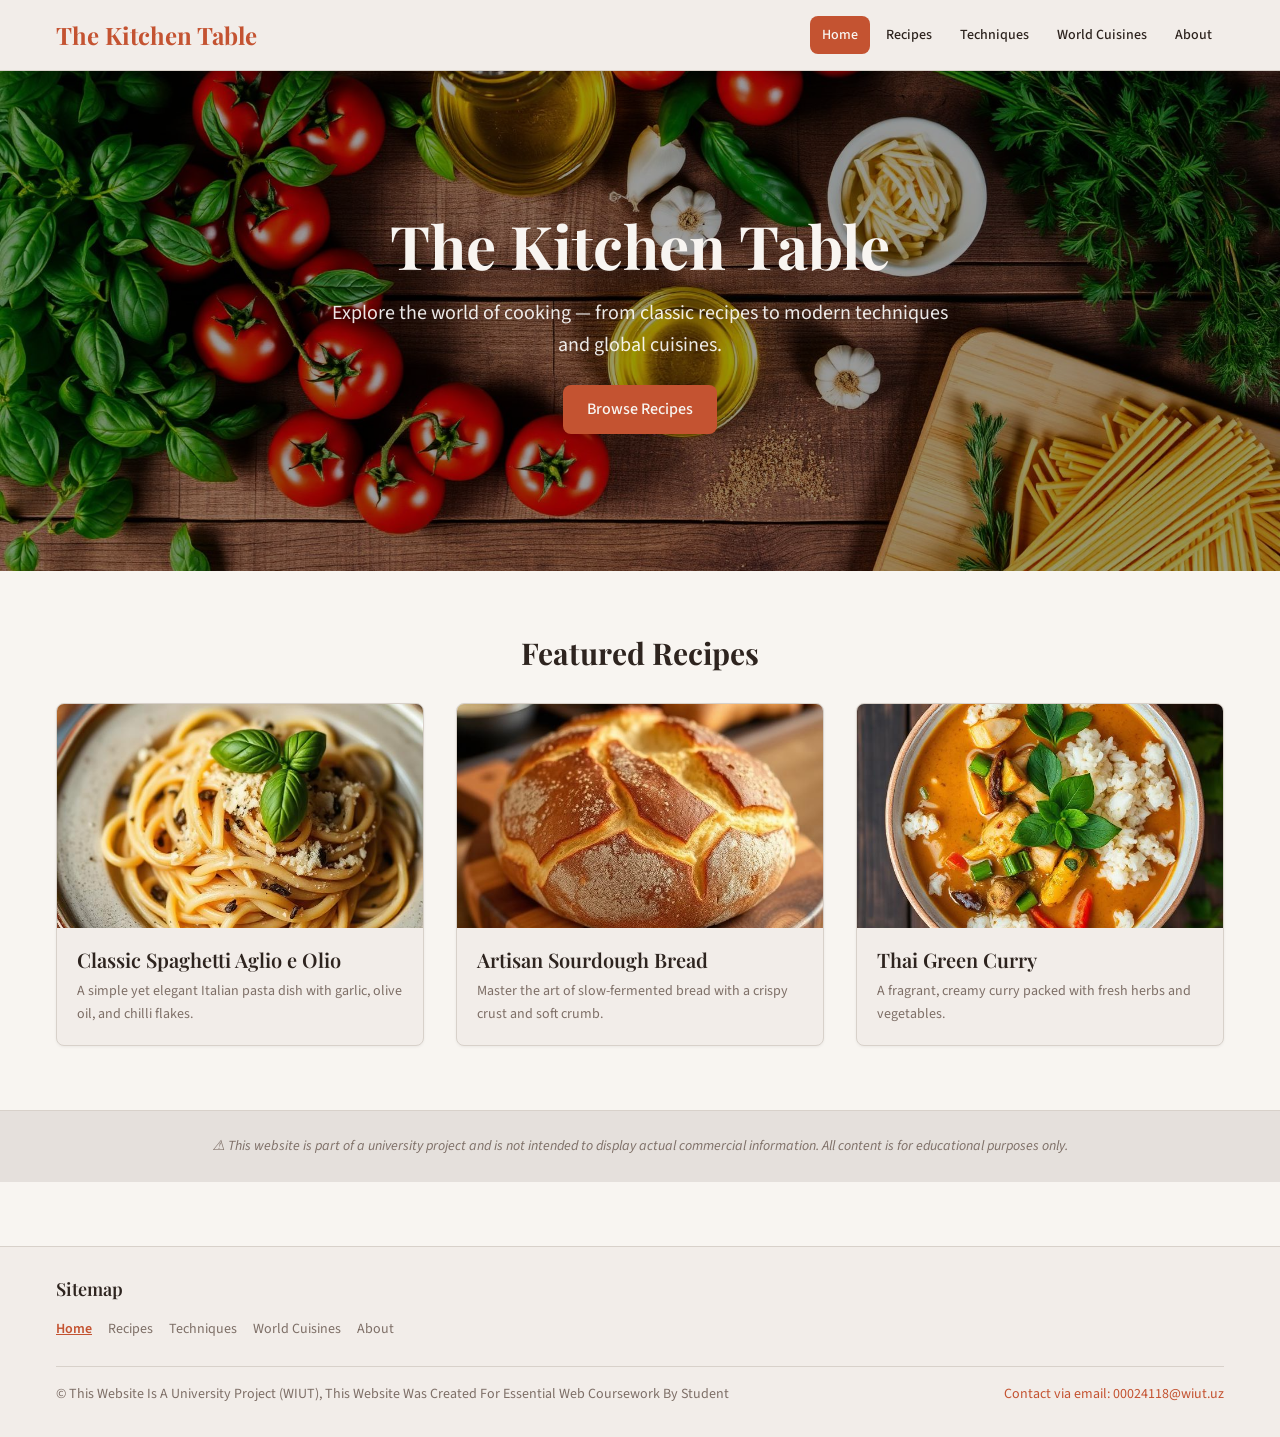
<file: index.html>
<!DOCTYPE html>
<html lang="en">
<head>
  <meta charset="UTF-8">
  <meta name="viewport" content="width=device-width, initial-scale=1.0">
  <meta name="description" content="The Kitchen Table — Discover delicious recipes, cooking techniques, and world cuisines.">
  <title>Home — The Kitchen Table</title>
  <link rel="stylesheet" href="styles.css">
</head>
<body>
  <div class="page-wrapper">

    <!-- Header -->
    <header class="site-header" role="banner">
      <nav class="site-header__inner container" aria-label="Main navigation">
        <a href="index.html" class="site-header__logo">The Kitchen Table</a>
        <ul class="nav-list">
          <li><a href="index.html" class="active" aria-current="page">Home</a></li>
          <li><a href="recipes.html">Recipes</a></li>
          <li><a href="techniques.html">Techniques</a></li>
          <li><a href="world-cuisines.html">World Cuisines</a></li>
          <li><a href="about.html">About</a></li>
        </ul>
      </nav>
    </header>

    <!-- Main Content -->
    <main class="main-content" role="main">

      <!-- Hero Section -->
      <section class="hero" aria-label="Hero">
        <img src="images/hero-cooking.jpg" alt="Fresh ingredients on a rustic kitchen table including tomatoes, basil, olive oil, and pasta" width="1920" height="800">
        <div class="hero__overlay">
          <div class="hero__text">
            <h1>The Kitchen Table</h1>
            <p>Explore the world of cooking — from classic recipes to modern techniques and global cuisines.</p>
            <a href="recipes.html" class="btn-primary">Browse Recipes</a>
          </div>
        </div>
      </section>

      <!-- Featured Recipes -->
      <section class="container py-16" aria-label="Featured recipes">
        <h2 class="section-title">Featured Recipes</h2>
        <div class="cards-grid">

          <article class="card">
            <img src="images/recipe-pasta.jpg" alt="Classic Spaghetti Aglio e Olio" loading="lazy" width="640" height="640">
            <div class="card__body">
              <h3>Classic Spaghetti Aglio e Olio</h3>
              <p>A simple yet elegant Italian pasta dish with garlic, olive oil, and chilli flakes.</p>
            </div>
          </article>

          <article class="card">
            <img src="images/recipe-bread.jpg" alt="Artisan Sourdough Bread" loading="lazy" width="640" height="640">
            <div class="card__body">
              <h3>Artisan Sourdough Bread</h3>
              <p>Master the art of slow-fermented bread with a crispy crust and soft crumb.</p>
            </div>
          </article>

          <article class="card">
            <img src="images/recipe-curry.jpg" alt="Thai Green Curry" loading="lazy" width="640" height="640">
            <div class="card__body">
              <h3>Thai Green Curry</h3>
              <p>A fragrant, creamy curry packed with fresh herbs and vegetables.</p>
            </div>
          </article>

        </div>
      </section>

      <!-- University Disclaimer -->
      <section class="disclaimer" aria-label="Disclaimer">
        <div class="container">
          <p>⚠️ This website is part of a university project and is not intended to display actual commercial information. All content is for educational purposes only.</p>
        </div>
      </section>

    </main>

    <!-- Footer -->
    <footer class="site-footer" role="contentinfo">
      <div class="site-footer__inner container">
        <nav aria-label="Sitemap">
          <h2 class="sitemap-title">Sitemap</h2>
          <ul class="sitemap-list">
            <li><a href="index.html" class="active" aria-current="page">Home</a></li>
            <li><a href="recipes.html">Recipes</a></li>
            <li><a href="techniques.html">Techniques</a></li>
            <li><a href="world-cuisines.html">World Cuisines</a></li>
            <li><a href="about.html">About</a></li>
          </ul>
        </nav>
        <div class="footer-bottom">
          <p>&copy; This Website Is A University Project (WIUT), This Website Was Created For Essential Web Coursework By Student</p>
          <a href="mailto:00024118@wiut.uz">Contact via email: 00024118@wiut.uz</a>
        </div>
      </div>
    </footer>

  </div>
</body>
</html>
</file>
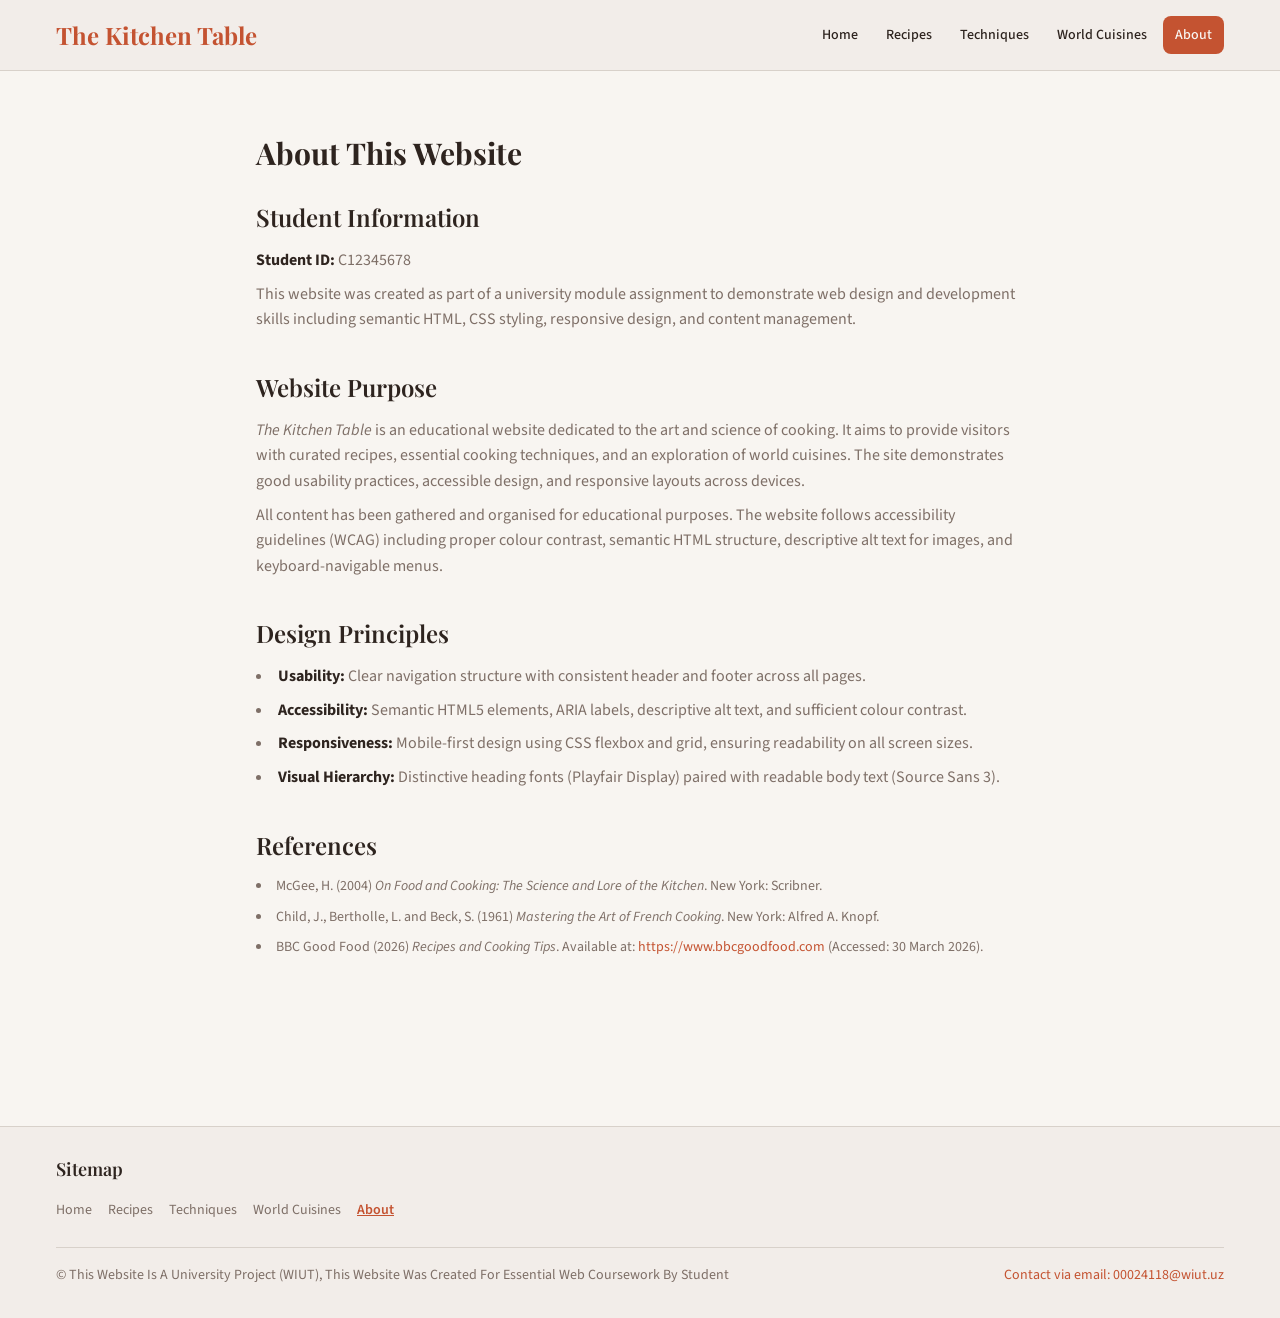
<file: about.html>
<!DOCTYPE html>
<html lang="en">
<head>
  <meta charset="UTF-8">
  <meta name="viewport" content="width=device-width, initial-scale=1.0">
  <meta name="description" content="About The Kitchen Table — a university project website about cooking.">
  <title>About — The Kitchen Table</title>
  <link rel="stylesheet" href="styles.css">
</head>
<body>
  <div class="page-wrapper">

    <!-- Header -->
    <header class="site-header" role="banner">
      <nav class="site-header__inner container" aria-label="Main navigation">
        <a href="index.html" class="site-header__logo">The Kitchen Table</a>
        <ul class="nav-list">
          <li><a href="index.html">Home</a></li>
          <li><a href="recipes.html">Recipes</a></li>
          <li><a href="techniques.html">Techniques</a></li>
          <li><a href="world-cuisines.html">World Cuisines</a></li>
          <li><a href="about.html" class="active" aria-current="page">About</a></li>
        </ul>
      </nav>
    </header>

    <!-- Main Content -->
    <main class="main-content" role="main">
      <div class="container--narrow py-16">
        <h1 class="section-title" style="text-align: left;">About This Website</h1>

        <section class="about-section">
          <h2>Student Information</h2>
          <p><strong>Student ID:</strong> C12345678</p>
          <p>This website was created as part of a university module assignment to demonstrate web design and development skills including semantic HTML, CSS styling, responsive design, and content management.</p>
        </section>

        <section class="about-section">
          <h2>Website Purpose</h2>
          <p><em>The Kitchen Table</em> is an educational website dedicated to the art and science of cooking. It aims to provide visitors with curated recipes, essential cooking techniques, and an exploration of world cuisines. The site demonstrates good usability practices, accessible design, and responsive layouts across devices.</p>
          <p>All content has been gathered and organised for educational purposes. The website follows accessibility guidelines (WCAG) including proper colour contrast, semantic HTML structure, descriptive alt text for images, and keyboard-navigable menus.</p>
        </section>

        <section class="about-section">
          <h2>Design Principles</h2>
          <ul>
            <li><strong>Usability:</strong> Clear navigation structure with consistent header and footer across all pages.</li>
            <li><strong>Accessibility:</strong> Semantic HTML5 elements, ARIA labels, descriptive alt text, and sufficient colour contrast.</li>
            <li><strong>Responsiveness:</strong> Mobile-first design using CSS flexbox and grid, ensuring readability on all screen sizes.</li>
            <li><strong>Visual Hierarchy:</strong> Distinctive heading fonts (Playfair Display) paired with readable body text (Source Sans 3).</li>
          </ul>
        </section>

        <section class="about-section references">
          <h2>References</h2>
          <ul>
            <li>McGee, H. (2004) <em>On Food and Cooking: The Science and Lore of the Kitchen</em>. New York: Scribner.</li>
            <li>Child, J., Bertholle, L. and Beck, S. (1961) <em>Mastering the Art of French Cooking</em>. New York: Alfred A. Knopf.</li>
            <li>BBC Good Food (2026) <em>Recipes and Cooking Tips</em>. Available at: <a href="https://www.bbcgoodfood.com" target="_blank" rel="noopener noreferrer">https://www.bbcgoodfood.com</a> (Accessed: 30 March 2026).</li>
          </ul>
        </section>
      </div>
    </main>

    <!-- Footer -->
    <footer class="site-footer" role="contentinfo">
      <div class="site-footer__inner container">
        <nav aria-label="Sitemap">
          <h2 class="sitemap-title">Sitemap</h2>
          <ul class="sitemap-list">
            <li><a href="index.html">Home</a></li>
            <li><a href="recipes.html">Recipes</a></li>
            <li><a href="techniques.html">Techniques</a></li>
            <li><a href="world-cuisines.html">World Cuisines</a></li>
            <li><a href="about.html" class="active" aria-current="page">About</a></li>
          </ul>
        </nav>
        <div class="footer-bottom">
          <p>&copy; This Website Is A University Project (WIUT), This Website Was Created For Essential Web Coursework By Student</p>
          <a href="mailto:00024118@wiut.uz">Contact via email: 00024118@wiut.uz</a>
        </div>
      </div>
    </footer>

  </div>
</body>
</html>
</file>
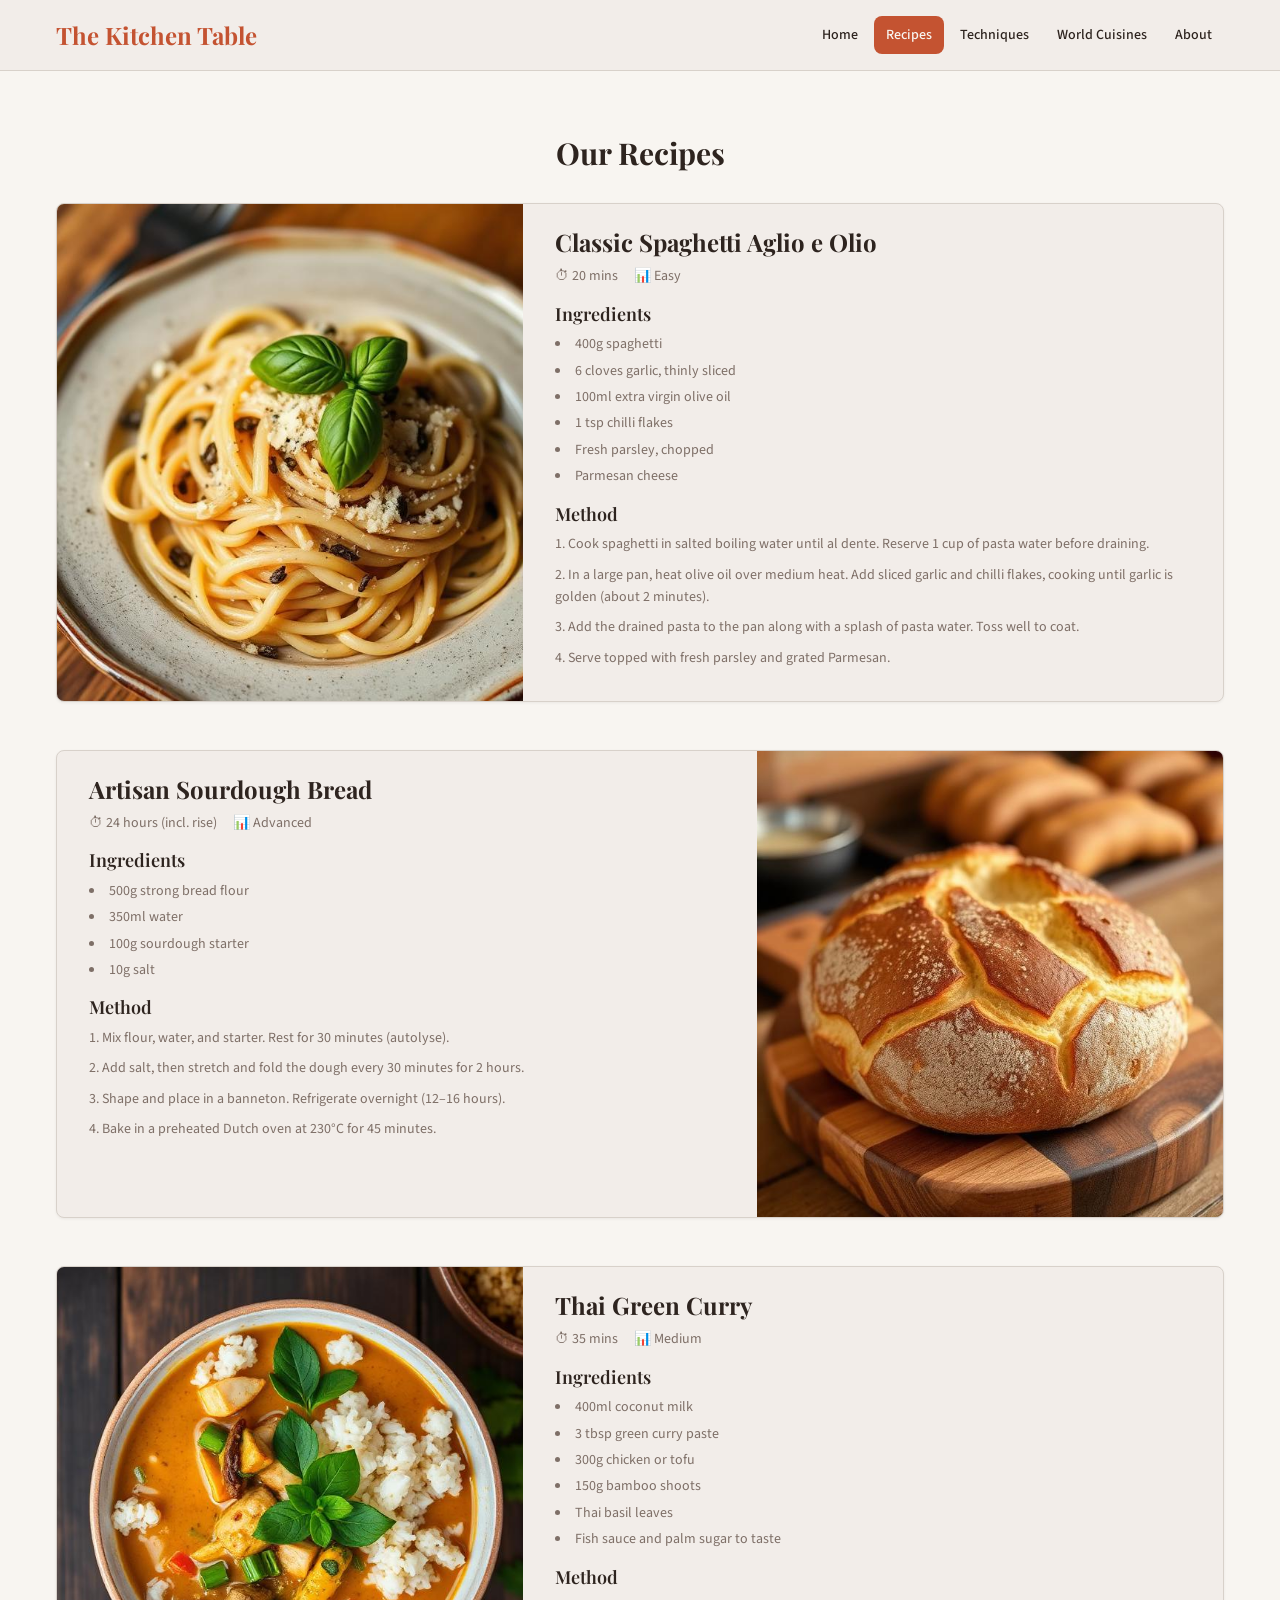
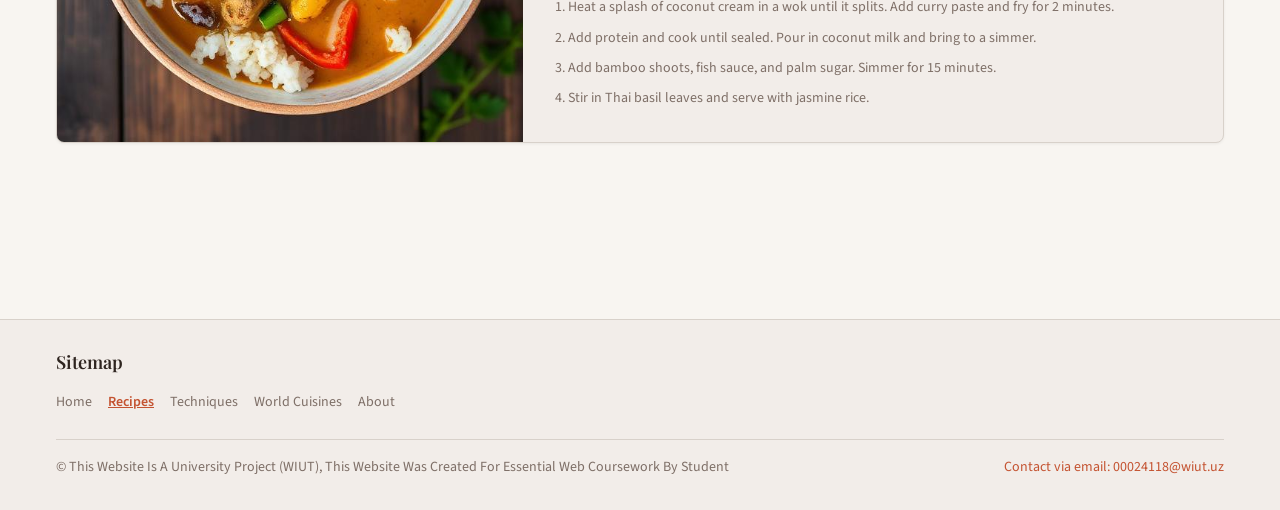
<file: recipes.html>
<!DOCTYPE html>
<html lang="en">
<head>
  <meta charset="UTF-8">
  <meta name="viewport" content="width=device-width, initial-scale=1.0">
  <meta name="description" content="Explore our curated collection of delicious recipes from around the world.">
  <title>Recipes — The Kitchen Table</title>
  <link rel="stylesheet" href="styles.css">
</head>
<body>
  <div class="page-wrapper">

    <!-- Header -->
    <header class="site-header" role="banner">
      <nav class="site-header__inner container" aria-label="Main navigation">
        <a href="index.html" class="site-header__logo">The Kitchen Table</a>
        <ul class="nav-list">
          <li><a href="index.html">Home</a></li>
          <li><a href="recipes.html" class="active" aria-current="page">Recipes</a></li>
          <li><a href="techniques.html">Techniques</a></li>
          <li><a href="world-cuisines.html">World Cuisines</a></li>
          <li><a href="about.html">About</a></li>
        </ul>
      </nav>
    </header>

    <!-- Main Content -->
    <main class="main-content" role="main">
      <div class="container py-16">
        <h1 class="section-title">Our Recipes</h1>

        <!-- Recipe 1 -->
        <article class="recipe-card">
          <div class="recipe-card__inner">
            <img src="images/recipe-pasta.jpg" alt="Classic Spaghetti Aglio e Olio" loading="lazy" width="640" height="640">
            <div class="recipe-card__content">
              <h2>Classic Spaghetti Aglio e Olio</h2>
              <div class="recipe-meta">
                <span>⏱ 20 mins</span>
                <span>📊 Easy</span>
              </div>
              <h3>Ingredients</h3>
              <ul>
                <li>400g spaghetti</li>
                <li>6 cloves garlic, thinly sliced</li>
                <li>100ml extra virgin olive oil</li>
                <li>1 tsp chilli flakes</li>
                <li>Fresh parsley, chopped</li>
                <li>Parmesan cheese</li>
              </ul>
              <h3>Method</h3>
              <ol>
                <li>Cook spaghetti in salted boiling water until al dente. Reserve 1 cup of pasta water before draining.</li>
                <li>In a large pan, heat olive oil over medium heat. Add sliced garlic and chilli flakes, cooking until garlic is golden (about 2 minutes).</li>
                <li>Add the drained pasta to the pan along with a splash of pasta water. Toss well to coat.</li>
                <li>Serve topped with fresh parsley and grated Parmesan.</li>
              </ol>
            </div>
          </div>
        </article>

        <!-- Recipe 2 -->
        <article class="recipe-card">
          <div class="recipe-card__inner reverse">
            <img src="images/recipe-bread.jpg" alt="Artisan Sourdough Bread" loading="lazy" width="640" height="640">
            <div class="recipe-card__content">
              <h2>Artisan Sourdough Bread</h2>
              <div class="recipe-meta">
                <span>⏱ 24 hours (incl. rise)</span>
                <span>📊 Advanced</span>
              </div>
              <h3>Ingredients</h3>
              <ul>
                <li>500g strong bread flour</li>
                <li>350ml water</li>
                <li>100g sourdough starter</li>
                <li>10g salt</li>
              </ul>
              <h3>Method</h3>
              <ol>
                <li>Mix flour, water, and starter. Rest for 30 minutes (autolyse).</li>
                <li>Add salt, then stretch and fold the dough every 30 minutes for 2 hours.</li>
                <li>Shape and place in a banneton. Refrigerate overnight (12–16 hours).</li>
                <li>Bake in a preheated Dutch oven at 230°C for 45 minutes.</li>
              </ol>
            </div>
          </div>
        </article>

        <!-- Recipe 3 -->
        <article class="recipe-card">
          <div class="recipe-card__inner">
            <img src="images/recipe-curry.jpg" alt="Thai Green Curry" loading="lazy" width="640" height="640">
            <div class="recipe-card__content">
              <h2>Thai Green Curry</h2>
              <div class="recipe-meta">
                <span>⏱ 35 mins</span>
                <span>📊 Medium</span>
              </div>
              <h3>Ingredients</h3>
              <ul>
                <li>400ml coconut milk</li>
                <li>3 tbsp green curry paste</li>
                <li>300g chicken or tofu</li>
                <li>150g bamboo shoots</li>
                <li>Thai basil leaves</li>
                <li>Fish sauce and palm sugar to taste</li>
              </ul>
              <h3>Method</h3>
              <ol>
                <li>Heat a splash of coconut cream in a wok until it splits. Add curry paste and fry for 2 minutes.</li>
                <li>Add protein and cook until sealed. Pour in coconut milk and bring to a simmer.</li>
                <li>Add bamboo shoots, fish sauce, and palm sugar. Simmer for 15 minutes.</li>
                <li>Stir in Thai basil leaves and serve with jasmine rice.</li>
              </ol>
            </div>
          </div>
        </article>

      </div>
    </main>

    <!-- Footer -->
    <footer class="site-footer" role="contentinfo">
      <div class="site-footer__inner container">
        <nav aria-label="Sitemap">
          <h2 class="sitemap-title">Sitemap</h2>
          <ul class="sitemap-list">
            <li><a href="index.html">Home</a></li>
            <li><a href="recipes.html" class="active" aria-current="page">Recipes</a></li>
            <li><a href="techniques.html">Techniques</a></li>
            <li><a href="world-cuisines.html">World Cuisines</a></li>
            <li><a href="about.html">About</a></li>
          </ul>
        </nav>
        <div class="footer-bottom">
     <p>&copy; This Website Is A University Project (WIUT), This Website Was Created For Essential Web Coursework By Student</p>
          <a href="mailto:00024118@wiut.uz">Contact via email: 00024118@wiut.uz</a>
        </div>
      </div>
    </footer>

  </div>
</body>
</html>
</file>
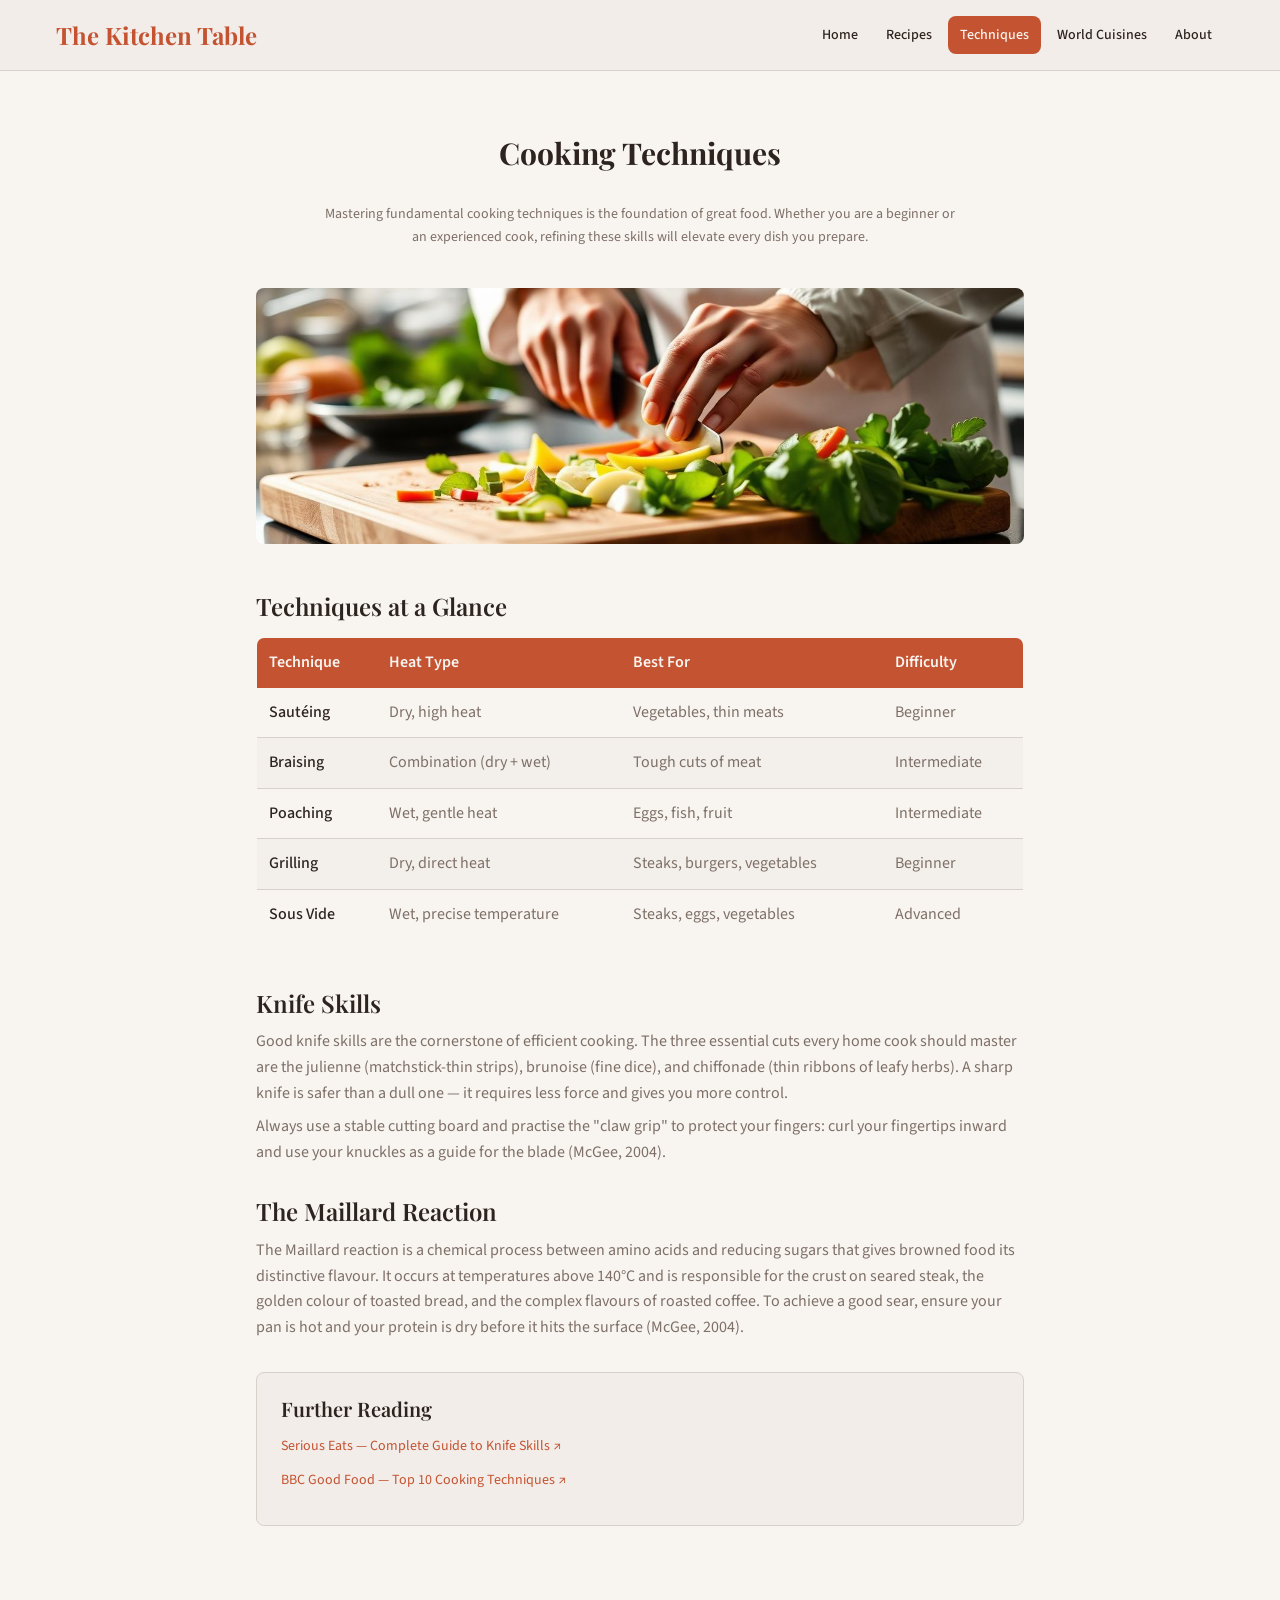
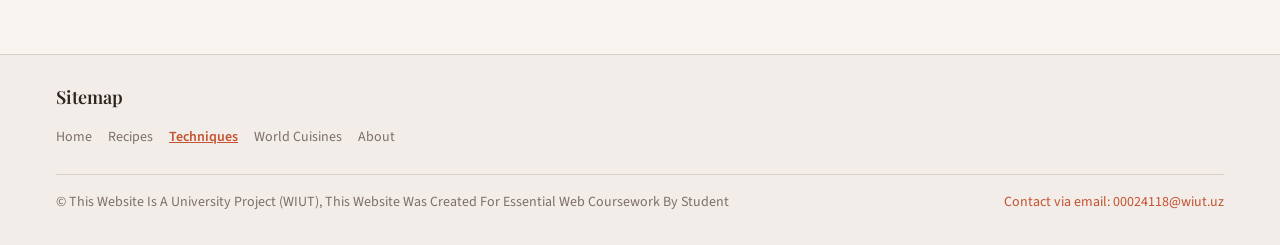
<file: techniques.html>
<!DOCTYPE html>
<html lang="en">
<head>
  <meta charset="UTF-8">
  <meta name="viewport" content="width=device-width, initial-scale=1.0">
  <meta name="description" content="Learn essential cooking techniques to improve your skills in the kitchen.">
  <title>Techniques — The Kitchen Table</title>
  <link rel="stylesheet" href="styles.css">
</head>
<body>
  <div class="page-wrapper">

    <!-- Header -->
    <header class="site-header" role="banner">
      <nav class="site-header__inner container" aria-label="Main navigation">
        <a href="index.html" class="site-header__logo">The Kitchen Table</a>
        <ul class="nav-list">
          <li><a href="index.html">Home</a></li>
          <li><a href="recipes.html">Recipes</a></li>
          <li><a href="techniques.html" class="active" aria-current="page">Techniques</a></li>
          <li><a href="world-cuisines.html">World Cuisines</a></li>
          <li><a href="about.html">About</a></li>
        </ul>
      </nav>
    </header>

    <!-- Main Content -->
    <main class="main-content" role="main">
      <div class="container--narrow py-16">
        <h1 class="section-title">Cooking Techniques</h1>
        <p class="text-center text-sm mb-10" style="color: var(--muted-foreground); max-width: 40rem; margin-left: auto; margin-right: auto;">
          Mastering fundamental cooking techniques is the foundation of great food. Whether you are a beginner or an experienced cook, refining these skills will elevate every dish you prepare.
        </p>

        <img src="images/techniques.jpg" alt="Chef hands cutting fresh vegetables on a wooden cutting board in a professional kitchen" class="page-banner" loading="lazy" width="1280" height="512">

        <!-- Techniques Table -->
        <section aria-label="Cooking techniques comparison table" class="mb-12">
          <h2 class="article-section" style="font-size:1.5rem; font-weight:600; margin-bottom:1rem;">Techniques at a Glance</h2>
          <div style="overflow-x: auto;">
            <table class="data-table">
              <caption class="sr-only" style="position:absolute;width:1px;height:1px;overflow:hidden;clip:rect(0,0,0,0);">Comparison of common cooking techniques</caption>
              <thead>
                <tr>
                  <th scope="col">Technique</th>
                  <th scope="col">Heat Type</th>
                  <th scope="col">Best For</th>
                  <th scope="col">Difficulty</th>
                </tr>
              </thead>
              <tbody>
                <tr>
                  <td>Sautéing</td>
                  <td>Dry, high heat</td>
                  <td>Vegetables, thin meats</td>
                  <td>Beginner</td>
                </tr>
                <tr>
                  <td>Braising</td>
                  <td>Combination (dry + wet)</td>
                  <td>Tough cuts of meat</td>
                  <td>Intermediate</td>
                </tr>
                <tr>
                  <td>Poaching</td>
                  <td>Wet, gentle heat</td>
                  <td>Eggs, fish, fruit</td>
                  <td>Intermediate</td>
                </tr>
                <tr>
                  <td>Grilling</td>
                  <td>Dry, direct heat</td>
                  <td>Steaks, burgers, vegetables</td>
                  <td>Beginner</td>
                </tr>
                <tr>
                  <td>Sous Vide</td>
                  <td>Wet, precise temperature</td>
                  <td>Steaks, eggs, vegetables</td>
                  <td>Advanced</td>
                </tr>
              </tbody>
            </table>
          </div>
        </section>

        <!-- Technique Details -->
        <section>
          <article class="article-section">
            <h2>Knife Skills</h2>
            <p>Good knife skills are the cornerstone of efficient cooking. The three essential cuts every home cook should master are the julienne (matchstick-thin strips), brunoise (fine dice), and chiffonade (thin ribbons of leafy herbs). A sharp knife is safer than a dull one — it requires less force and gives you more control.</p>
            <p>Always use a stable cutting board and practise the "claw grip" to protect your fingers: curl your fingertips inward and use your knuckles as a guide for the blade (McGee, 2004).</p>
          </article>

          <article class="article-section">
            <h2>The Maillard Reaction</h2>
            <p>The Maillard reaction is a chemical process between amino acids and reducing sugars that gives browned food its distinctive flavour. It occurs at temperatures above 140°C and is responsible for the crust on seared steak, the golden colour of toasted bread, and the complex flavours of roasted coffee. To achieve a good sear, ensure your pan is hot and your protein is dry before it hits the surface (McGee, 2004).</p>
          </article>

          <!-- External Links -->
          <div class="further-reading">
            <h2>Further Reading</h2>
            <ul>
              <li><a href="https://www.seriouseats.com/knife-skills" target="_blank" rel="noopener noreferrer">Serious Eats — Complete Guide to Knife Skills ↗</a></li>
              <li><a href="https://www.bbcgoodfood.com/howto/guide/top-10-cooking-techniques" target="_blank" rel="noopener noreferrer">BBC Good Food — Top 10 Cooking Techniques ↗</a></li>
            </ul>
          </div>
        </section>
      </div>
    </main>

    <!-- Footer -->
    <footer class="site-footer" role="contentinfo">
      <div class="site-footer__inner container">
        <nav aria-label="Sitemap">
          <h2 class="sitemap-title">Sitemap</h2>
          <ul class="sitemap-list">
            <li><a href="index.html">Home</a></li>
            <li><a href="recipes.html">Recipes</a></li>
            <li><a href="techniques.html" class="active" aria-current="page">Techniques</a></li>
            <li><a href="world-cuisines.html">World Cuisines</a></li>
            <li><a href="about.html">About</a></li>
          </ul>
        </nav>
        <div class="footer-bottom">
          <p>&copy; This Website Is A University Project (WIUT), This Website Was Created For Essential Web Coursework By Student</p>
          <a href="mailto:00024118@wiut.uz">Contact via email: 00024118@wiut.uz</a>
        </div>
      </div>
    </footer>

  </div>
</body>
</html>
</file>
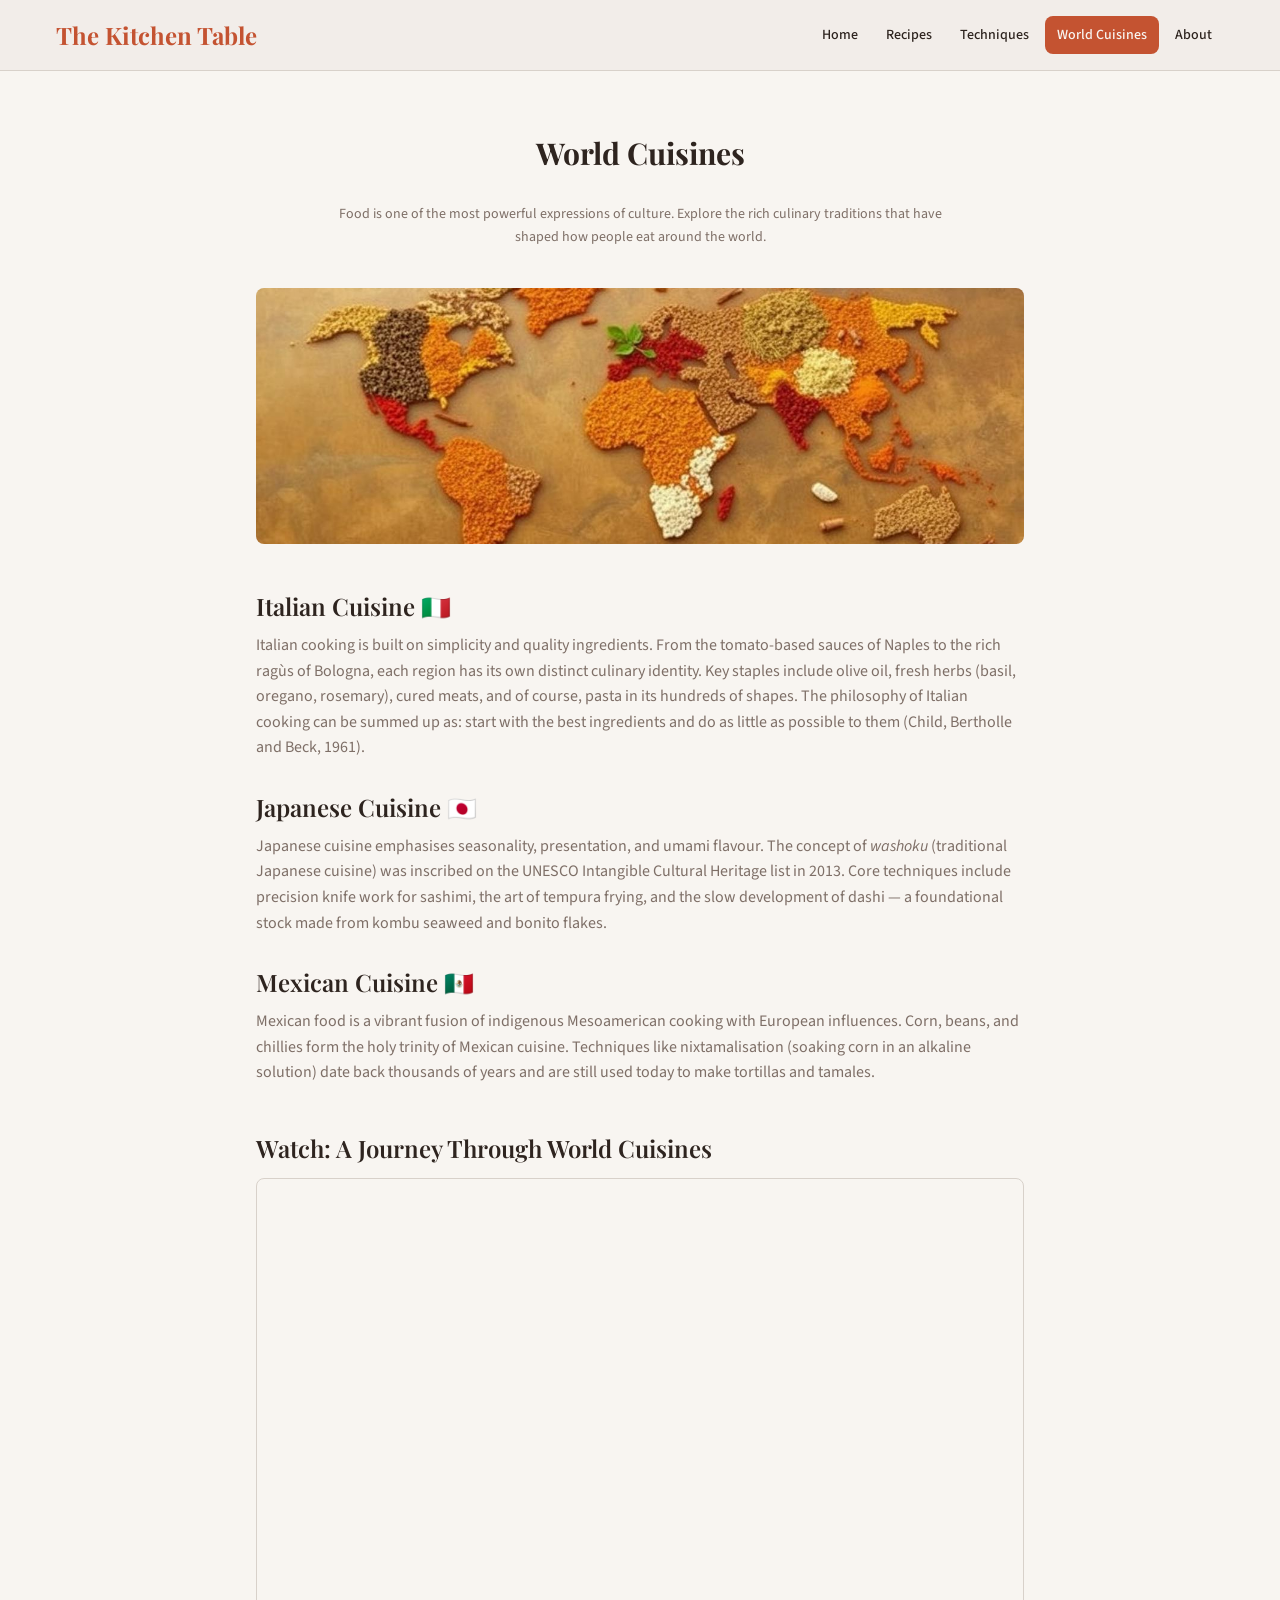
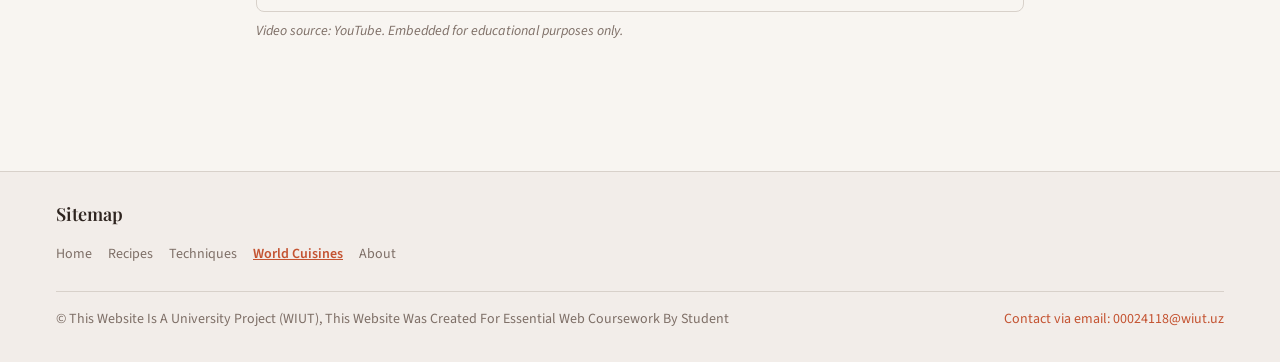
<file: world-cuisines.html>
<!DOCTYPE html>
<html lang="en">
<head>
  <meta charset="UTF-8">
  <meta name="viewport" content="width=device-width, initial-scale=1.0">
  <meta name="description" content="Explore culinary traditions from around the globe — Italian, Japanese, and Mexican cuisines.">
  <title>World Cuisines — The Kitchen Table</title>
  <link rel="stylesheet" href="styles.css">
</head>
<body>
  <div class="page-wrapper">

    <!-- Header -->
    <header class="site-header" role="banner">
      <nav class="site-header__inner container" aria-label="Main navigation">
        <a href="index.html" class="site-header__logo">The Kitchen Table</a>
        <ul class="nav-list">
          <li><a href="index.html">Home</a></li>
          <li><a href="recipes.html">Recipes</a></li>
          <li><a href="techniques.html">Techniques</a></li>
          <li><a href="world-cuisines.html" class="active" aria-current="page">World Cuisines</a></li>
          <li><a href="about.html">About</a></li>
        </ul>
      </nav>
    </header>

    <!-- Main Content -->
    <main class="main-content" role="main">
      <div class="container--narrow py-16">
        <h1 class="section-title">World Cuisines</h1>
        <p class="text-center text-sm mb-10" style="color: var(--muted-foreground); max-width: 40rem; margin-left: auto; margin-right: auto;">
          Food is one of the most powerful expressions of culture. Explore the rich culinary traditions that have shaped how people eat around the world.
        </p>

        <img src="images/world-cuisines.jpg" alt="World map made from colourful spices and grains including cumin, turmeric, paprika, and lentils" class="page-banner" loading="lazy" width="1280" height="512">

        <!-- Cuisine Sections -->
        <article class="article-section">
          <h2>Italian Cuisine 🇮🇹</h2>
          <p>Italian cooking is built on simplicity and quality ingredients. From the tomato-based sauces of Naples to the rich ragùs of Bologna, each region has its own distinct culinary identity. Key staples include olive oil, fresh herbs (basil, oregano, rosemary), cured meats, and of course, pasta in its hundreds of shapes. The philosophy of Italian cooking can be summed up as: start with the best ingredients and do as little as possible to them (Child, Bertholle and Beck, 1961).</p>
        </article>

        <article class="article-section">
          <h2>Japanese Cuisine 🇯🇵</h2>
          <p>Japanese cuisine emphasises seasonality, presentation, and umami flavour. The concept of <em>washoku</em> (traditional Japanese cuisine) was inscribed on the UNESCO Intangible Cultural Heritage list in 2013. Core techniques include precision knife work for sashimi, the art of tempura frying, and the slow development of dashi — a foundational stock made from kombu seaweed and bonito flakes.</p>
        </article>

        <article class="article-section">
          <h2>Mexican Cuisine 🇲🇽</h2>
          <p>Mexican food is a vibrant fusion of indigenous Mesoamerican cooking with European influences. Corn, beans, and chillies form the holy trinity of Mexican cuisine. Techniques like nixtamalisation (soaking corn in an alkaline solution) date back thousands of years and are still used today to make tortillas and tamales.</p>
        </article>

        <!-- Embedded Video -->
        <section class="mt-12" aria-label="Featured cooking video">
          <h2 style="font-family: var(--font-heading); font-size: 1.5rem; font-weight: 600; margin-bottom: 1rem;">Watch: A Journey Through World Cuisines</h2>
          <div class="video-wrapper">
            <iframe
              src="https://www.youtube.com/watch?v=tSEkJMm9Gdg"
              title="World cuisines cooking documentary"
              allow="accelerometer; autoplay; clipboard-write; encrypted-media; gyroscope; picture-in-picture"
              allowfullscreen>
            </iframe>
          </div>
          <p class="video-caption">Video source: YouTube. Embedded for educational purposes only.</p>
        </section>
      </div>
    </main>

    <!-- Footer -->
    <footer class="site-footer" role="contentinfo">
      <div class="site-footer__inner container">
        <nav aria-label="Sitemap">
          <h2 class="sitemap-title">Sitemap</h2>
          <ul class="sitemap-list">
            <li><a href="index.html">Home</a></li>
            <li><a href="recipes.html">Recipes</a></li>
            <li><a href="techniques.html">Techniques</a></li>
            <li><a href="world-cuisines.html" class="active" aria-current="page">World Cuisines</a></li>
            <li><a href="about.html">About</a></li>
          </ul>
        </nav>
        <div class="footer-bottom">
          <p>&copy; This Website Is A University Project (WIUT), This Website Was Created For Essential Web Coursework By Student </p>
          <a href="mailto:00024118@wiut.uz">Contact via email: 00024118@wiut.uz</a>
        </div>
      </div>
    </footer>

  </div>
</body>
</html>
</file>
<file: styles.css>
/* ============================================================
   The Kitchen Table — Main Stylesheet
   ============================================================ */

@import url('https://fonts.googleapis.com/css2?family=Playfair+Display:ital,wght@0,400;0,600;0,700;1,400&family=Source+Sans+3:wght@300;400;500;600&display=swap');

/* --- CSS Variables (Design Tokens) --- */
:root {
  --background: hsl(30, 33%, 96%);
  --foreground: hsl(20, 20%, 15%);
  --card: hsl(30, 25%, 93%);
  --card-foreground: hsl(20, 20%, 15%);
  --primary: hsl(14, 60%, 48%);
  --primary-foreground: hsl(30, 33%, 96%);
  --secondary: hsl(82, 30%, 40%);
  --secondary-foreground: hsl(30, 33%, 96%);
  --muted: hsl(30, 15%, 88%);
  --muted-foreground: hsl(20, 10%, 45%);
  --accent: hsl(40, 70%, 55%);
  --accent-foreground: hsl(20, 20%, 15%);
  --border: hsl(30, 15%, 82%);
  --radius: 0.5rem;
  --font-heading: 'Playfair Display', Georgia, serif;
  --font-body: 'Source Sans 3', system-ui, sans-serif;
}

/* --- Reset & Base --- */
*, *::before, *::after {
  box-sizing: border-box;
  margin: 0;
  padding: 0;
}

body {
  font-family: var(--font-body);
  background-color: var(--background);
  color: var(--foreground);
  line-height: 1.6;
  min-height: 100vh;
}

img {
  max-width: 100%;
  height: auto;
  display: block;
}

a {
  text-decoration: none;
  color: inherit;
}

ul, ol {
  list-style: none;
}

h1, h2, h3, h4, h5, h6 {
  font-family: var(--font-heading);
  line-height: 1.2;
}

/* --- Layout --- */
.page-wrapper {
  display: flex;
  flex-direction: column;
  min-height: 100vh;
}

.main-content {
  flex: 1;
}

.container {
  max-width: 1200px;
  margin: 0 auto;
  padding: 0 1rem;
}

.container--narrow {
  max-width: 800px;
  margin: 0 auto;
  padding: 0 1rem;
}

/* --- Header --- */
.site-header {
  border-bottom: 1px solid var(--border);
  background-color: var(--card);
}

.site-header__inner {
  display: flex;
  flex-wrap: wrap;
  align-items: center;
  justify-content: space-between;
  padding: 1rem;
  gap: 0.5rem;
}

.site-header__logo {
  font-family: var(--font-heading);
  font-size: 1.5rem;
  font-weight: 700;
  color: var(--primary);
}

.nav-list {
  display: flex;
  flex-wrap: wrap;
  gap: 0.25rem;
}

.nav-list a {
  display: inline-block;
  padding: 0.5rem 0.75rem;
  border-radius: var(--radius);
  font-size: 0.875rem;
  font-weight: 500;
  color: var(--foreground);
  transition: background-color 0.2s;
}

.nav-list a:hover {
  background-color: var(--muted);
}

.nav-list a.active {
  background-color: var(--primary);
  color: var(--primary-foreground);
}

/* --- Footer --- */
.site-footer {
  border-top: 1px solid var(--border);
  background-color: var(--card);
  margin-top: 4rem;
}

.site-footer__inner {
  padding: 2rem 1rem;
}

.sitemap-title {
  font-family: var(--font-heading);
  font-size: 1.125rem;
  font-weight: 600;
  margin-bottom: 1rem;
}

.sitemap-list {
  display: flex;
  flex-wrap: wrap;
  gap: 1rem;
  margin-bottom: 1.5rem;
}

.sitemap-list a {
  font-size: 0.875rem;
  color: var(--muted-foreground);
  transition: color 0.2s;
}

.sitemap-list a:hover {
  color: var(--primary);
}

.sitemap-list a.active {
  color: var(--primary);
  font-weight: 600;
  text-decoration: underline;
}

.footer-bottom {
  border-top: 1px solid var(--border);
  padding-top: 1rem;
  display: flex;
  flex-wrap: wrap;
  justify-content: space-between;
  align-items: center;
  gap: 0.5rem;
}

.footer-bottom p,
.footer-bottom a {
  font-size: 0.875rem;
}

.footer-bottom p {
  color: var(--muted-foreground);
}

.footer-bottom a {
  color: var(--primary);
}

.footer-bottom a:hover {
  text-decoration: underline;
}

/* --- Hero --- */
.hero {
  position: relative;
  height: 400px;
  overflow: hidden;
}

.hero img {
  width: 100%;
  height: 100%;
  object-fit: cover;
}

.hero__overlay {
  position: absolute;
  inset: 0;
  background: rgba(0, 0, 0, 0.4);
  display: flex;
  align-items: center;
  justify-content: center;
}

.hero__text {
  text-align: center;
  padding: 1rem;
}

.hero__text h1 {
  font-size: 2.5rem;
  font-weight: 700;
  color: var(--primary-foreground);
  margin-bottom: 1rem;
}

.hero__text p {
  font-size: 1.125rem;
  color: rgba(255, 255, 255, 0.9);
  max-width: 40rem;
  margin: 0 auto;
}

.btn-primary {
  display: inline-block;
  margin-top: 1.5rem;
  padding: 0.75rem 1.5rem;
  background-color: var(--primary);
  color: var(--primary-foreground);
  border-radius: var(--radius);
  font-weight: 500;
  transition: opacity 0.2s;
}

.btn-primary:hover {
  opacity: 0.9;
}

/* --- Cards Grid --- */
.section-title {
  font-family: var(--font-heading);
  font-size: 1.875rem;
  font-weight: 700;
  text-align: center;
  margin-bottom: 2rem;
}

.cards-grid {
  display: grid;
  grid-template-columns: 1fr;
  gap: 2rem;
}

.card {
  background-color: var(--card);
  border-radius: var(--radius);
  overflow: hidden;
  border: 1px solid var(--border);
  box-shadow: 0 1px 3px rgba(0, 0, 0, 0.06);
}

.card img {
  width: 100%;
  height: 14rem;
  object-fit: cover;
}

.card__body {
  padding: 1.25rem;
}

.card__body h3 {
  font-size: 1.25rem;
  font-weight: 600;
  margin-bottom: 0.5rem;
}

.card__body p {
  font-size: 0.875rem;
  color: var(--muted-foreground);
}

/* --- Disclaimer --- */
.disclaimer {
  background-color: var(--muted);
  border-top: 1px solid var(--border);
  padding: 1.5rem 0;
  text-align: center;
}

.disclaimer p {
  font-size: 0.875rem;
  color: var(--muted-foreground);
  font-style: italic;
}

/* --- Recipe Cards (full width alternating) --- */
.recipe-card {
  background-color: var(--card);
  border-radius: var(--radius);
  overflow: hidden;
  border: 1px solid var(--border);
  box-shadow: 0 1px 3px rgba(0, 0, 0, 0.06);
  margin-bottom: 3rem;
}

.recipe-card__inner {
  display: flex;
  flex-direction: column;
}

.recipe-card__inner.reverse {
  flex-direction: column;
}

.recipe-card img {
  width: 100%;
  height: 16rem;
  object-fit: cover;
}

.recipe-card__content {
  padding: 1.5rem 2rem;
  flex: 1;
}

.recipe-card__content h2 {
  font-size: 1.5rem;
  font-weight: 700;
  margin-bottom: 0.5rem;
}

.recipe-meta {
  display: flex;
  gap: 1rem;
  font-size: 0.875rem;
  color: var(--muted-foreground);
  margin-bottom: 1rem;
}

.recipe-card__content h3 {
  font-family: var(--font-heading);
  font-size: 1.125rem;
  font-weight: 600;
  margin-bottom: 0.5rem;
}

.recipe-card__content ul {
  list-style: disc inside;
  color: var(--muted-foreground);
  font-size: 0.875rem;
  margin-bottom: 1rem;
}

.recipe-card__content ul li {
  margin-bottom: 0.25rem;
}

.recipe-card__content ol {
  list-style: decimal inside;
  color: var(--muted-foreground);
  font-size: 0.875rem;
}

.recipe-card__content ol li {
  margin-bottom: 0.5rem;
}

/* --- Table --- */
.data-table {
  width: 100%;
  border-collapse: collapse;
  border: 1px solid var(--border);
  border-radius: var(--radius);
  overflow: hidden;
}

.data-table thead tr {
  background-color: var(--primary);
  color: var(--primary-foreground);
}

.data-table th,
.data-table td {
  padding: 0.75rem;
  text-align: left;
}

.data-table th {
  font-weight: 600;
}

.data-table tbody tr {
  border-bottom: 1px solid var(--border);
}

.data-table tbody tr:nth-child(even) {
  background-color: rgba(0, 0, 0, 0.02);
}

.data-table td {
  color: var(--muted-foreground);
}

.data-table td:first-child {
  font-weight: 500;
  color: var(--foreground);
}

/* --- Page Intro Image --- */
.page-banner {
  width: 100%;
  height: 16rem;
  object-fit: cover;
  border-radius: var(--radius);
  margin-bottom: 3rem;
}

/* --- Article Sections --- */
.article-section {
  margin-bottom: 2rem;
}

.article-section h2 {
  font-size: 1.5rem;
  font-weight: 600;
  margin-bottom: 0.75rem;
}

.article-section p {
  color: var(--muted-foreground);
  margin-bottom: 0.5rem;
}

/* --- Further Reading Box --- */
.further-reading {
  background-color: var(--card);
  border: 1px solid var(--border);
  border-radius: var(--radius);
  padding: 1.5rem;
  margin-top: 2rem;
}

.further-reading h2 {
  font-family: var(--font-heading);
  font-size: 1.25rem;
  font-weight: 600;
  margin-bottom: 0.75rem;
}

.further-reading ul {
  list-style: none;
}

.further-reading ul li {
  margin-bottom: 0.5rem;
}

.further-reading a,
.link-primary {
  color: var(--primary);
  font-size: 0.875rem;
}

.further-reading a:hover,
.link-primary:hover {
  text-decoration: underline;
}

/* --- Video Embed --- */
.video-wrapper {
  position: relative;
  padding-bottom: 56.25%; /* 16:9 */
  height: 0;
  overflow: hidden;
  border-radius: var(--radius);
  border: 1px solid var(--border);
}

.video-wrapper iframe {
  position: absolute;
  top: 0;
  left: 0;
  width: 100%;
  height: 100%;
  border: 0;
}

.video-caption {
  font-size: 0.875rem;
  color: var(--muted-foreground);
  font-style: italic;
  margin-top: 0.5rem;
}

/* --- About Page --- */
.about-section {
  margin-bottom: 2.5rem;
}

.about-section h2 {
  font-family: var(--font-heading);
  font-size: 1.5rem;
  font-weight: 600;
  margin-bottom: 1rem;
}

.about-section p {
  color: var(--muted-foreground);
  margin-bottom: 0.5rem;
}

.about-section strong {
  color: var(--foreground);
}

.about-section ul {
  list-style: disc inside;
  color: var(--muted-foreground);
}

.about-section ul li {
  margin-bottom: 0.5rem;
}

.about-section a {
  color: var(--primary);
}

.about-section a:hover {
  text-decoration: underline;
}

.references ul {
  font-size: 0.875rem;
}

/* --- Utility --- */
.text-center { text-align: center; }
.mb-2 { margin-bottom: 0.5rem; }
.mb-4 { margin-bottom: 1rem; }
.mb-6 { margin-bottom: 1.5rem; }
.mb-8 { margin-bottom: 2rem; }
.mb-10 { margin-bottom: 2.5rem; }
.mb-12 { margin-bottom: 3rem; }
.mt-6 { margin-top: 1.5rem; }
.mt-12 { margin-top: 3rem; }
.py-16 { padding-top: 4rem; padding-bottom: 4rem; }
.italic { font-style: italic; }
.text-sm { font-size: 0.875rem; }

/* --- Responsive --- */
@media (min-width: 768px) {
  .hero {
    height: 500px;
  }

  .hero__text h1 {
    font-size: 3.75rem;
  }

  .hero__text p {
    font-size: 1.25rem;
  }

  .cards-grid {
    grid-template-columns: repeat(3, 1fr);
  }

  .recipe-card__inner {
    flex-direction: row;
  }

  .recipe-card__inner.reverse {
    flex-direction: row-reverse;
  }

  .recipe-card img {
    width: 40%;
    height: auto;
  }

  .site-header__inner {
    flex-wrap: nowrap;
  }
}
</file>
